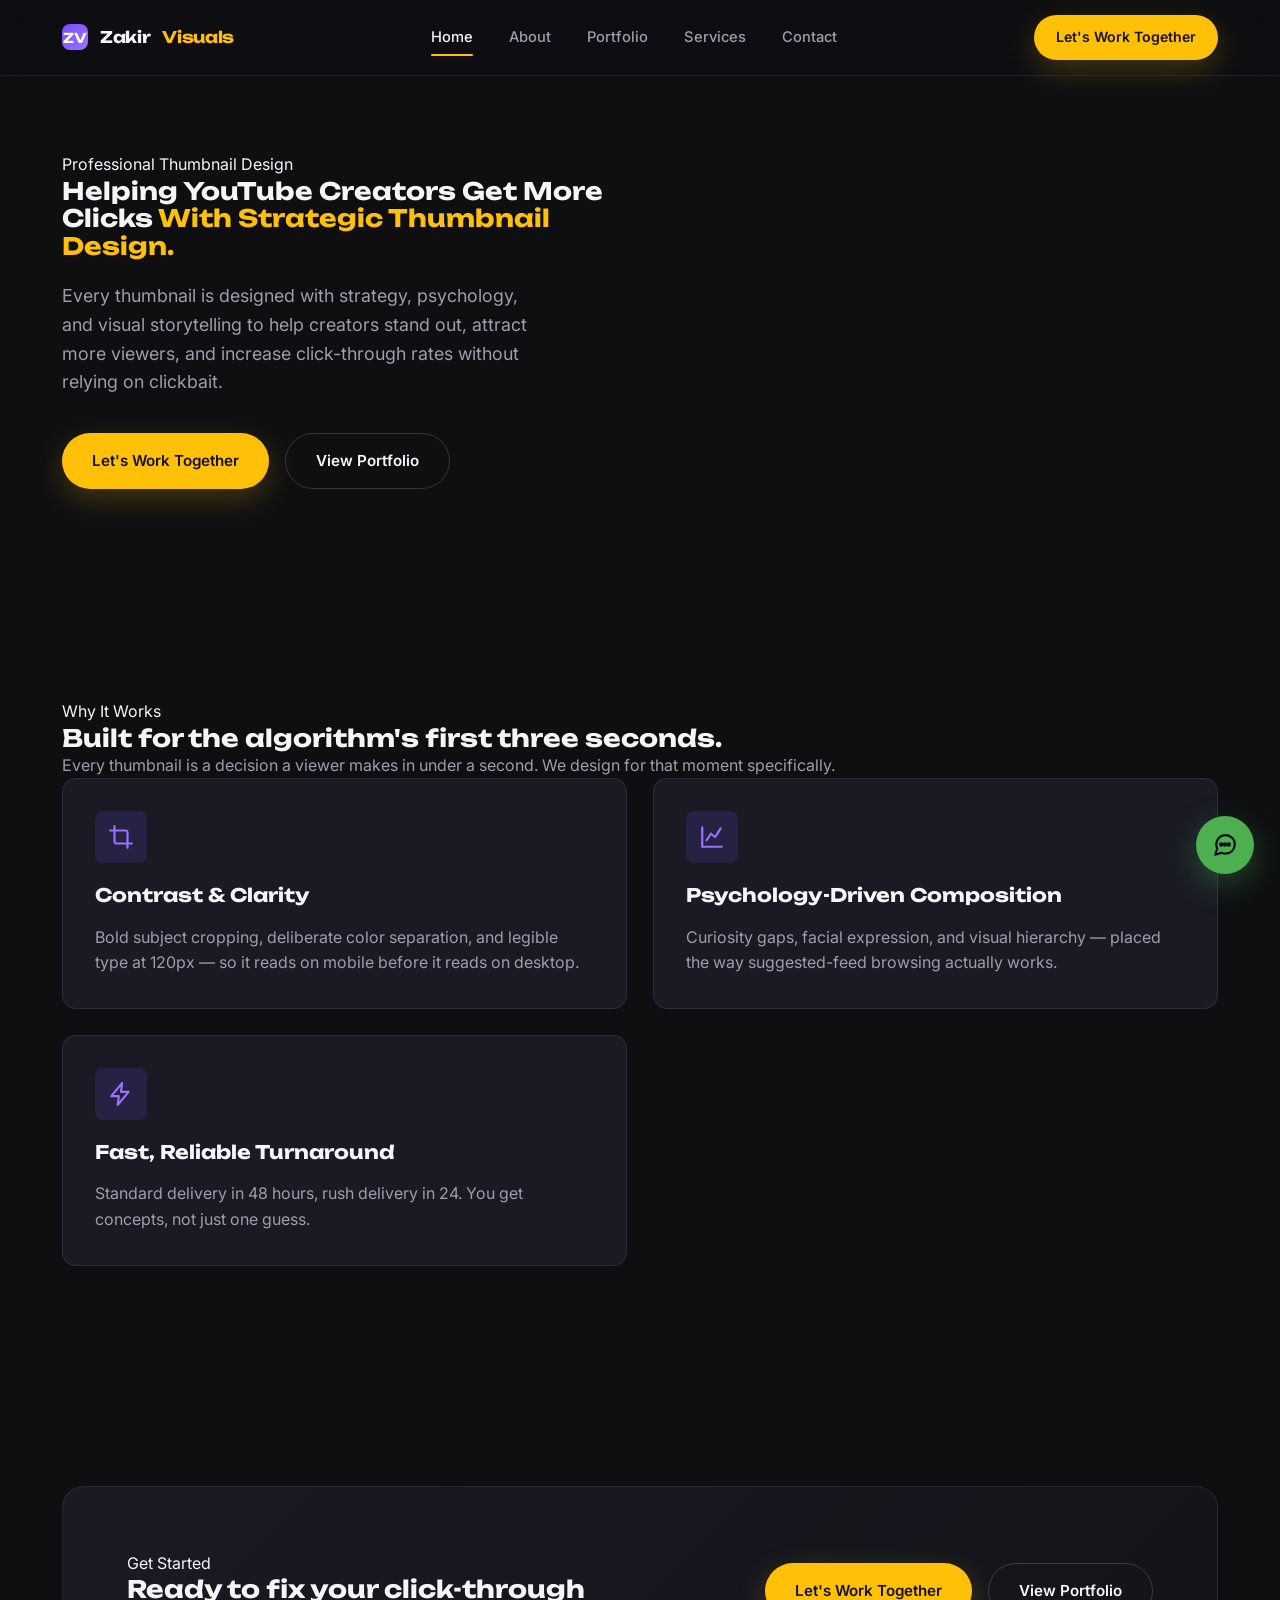
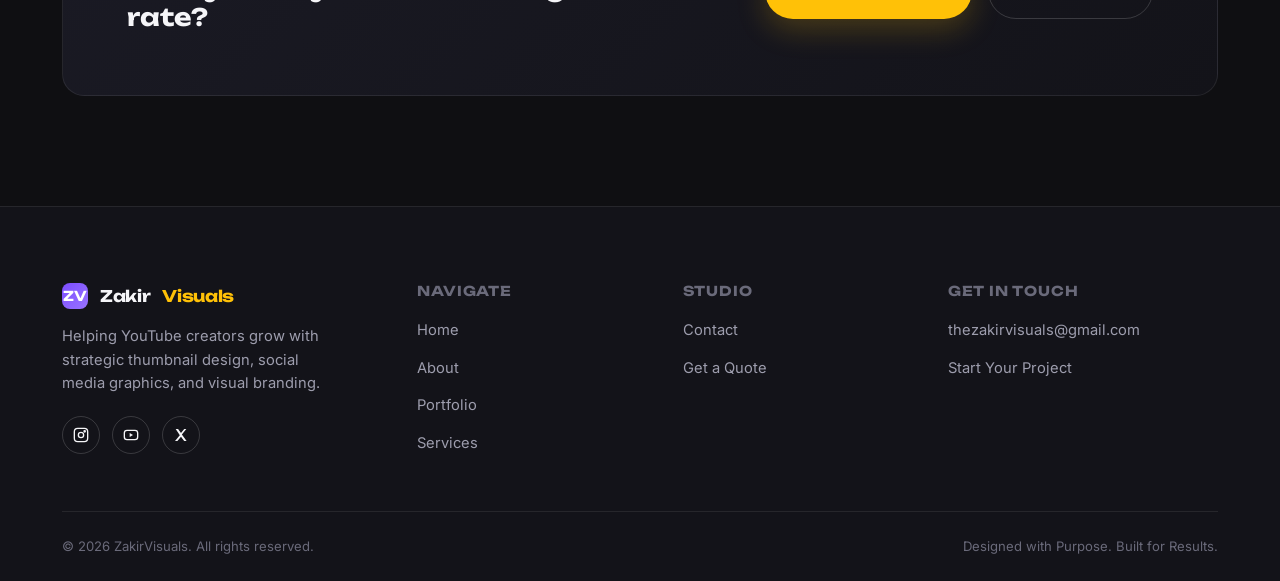
<file: index.html>
<!DOCTYPE html>
<html lang="en">
  <!-- ================= HEAD ================= -->
<head>
  <meta charset="UTF-8">
  <meta name="viewport" content="width=device-width, initial-scale=1.0">
  <meta name="author" content="ZakirVisuals">
  <meta name="theme-color" content="#111827">
  <!-- <link rel="icon" href="assets/images/favicon.png"> -->
  <title>ZakirVisuals | YouTube Thumbnail Designer</title>

  <meta name="description"
    content="Professional YouTube thumbnail designer helping creators grow with strategic thumbnails, social media graphics, and creative branding.">

  <meta name="keywords"
    content="Strategic Thumbnail Designer, Thumbnail Design, YouTube Thumbnail Designer,  Social Media Design, Photoshop Designer, YouTube Branding, ZakirVisuals">

  <meta property="og:title" content="ZakirVisuals | Strategic YouTube Thumbnail Design">

  <meta property="og:description"
    content="Helping YouTube creators grow with strategic thumbnail design that attracts attention and increases clicks.">

  <!-- <link rel="canonical" href="index.html"> -->

  <meta property="og:type" content="website">
  <meta property="og:image" content="assets/images/og-cover.jpg">
 <!-- <link rel="stylesheet" href="assets/css/mainstyle.css"> -->

  <!-- stylesheet     -->
  <link rel="stylesheet" href="assets/css/main.css">

</head>


<body>
  <!-- ================= HEADER ================= -->

  <header class="site-header">
    <div class="container">
      <a href="index.html" class="logo">
        <span class="logo-mark">ZV</span>
        Zakir<span class="logo-highlight">Visuals</span>
      </a>
      <nav class="main-nav" id="mainNav">
        <a href="index.html" class="active">Home</a>
        <a href="pages/about.html">About</a>
        <a href="pages/portfolio.html">Portfolio</a>
        <a href="pages/services.html">Services</a>
        <!-- <a href="pages/resources.html">Resources</a> -->
        <a href="pages/contact.html">Contact</a>
        <!-- <a href="pages/testimonials.html">Testimonials</a> -->
      </nav>
      <div class="header-actions">
        <a href="https://wa.me/923153541214" class="btn btn-primary whatsapp-trigger">
          <span>Let's Work Together</span>
        </a>
        <button class="nav-toggle" id="navToggle" aria-label="Toggle navigation" aria-expanded="false">
          <span></span><span></span><span></span>
        </button>
      </div>
    </div>
  </header>


  <!-- ================= HERO ================= -->
  <main>

    <section class="hero">
      <div class="container">
        <div class="hero-copy">
          <span class="eyebrow">Professional Thumbnail Design</span>
          <h1>Helping YouTube Creators Get More Clicks <span class="accent-text">With Strategic Thumbnail Design.</span>
          </h1>
          <p>Every thumbnail is designed with strategy, psychology, and visual storytelling to help creators stand out,
            attract more viewers, and increase click-through rates without relying on clickbait.</p>

      <div class="hero-actions">
            <a href="pages/contact.html" class="btn btn-primary whatsapp-trigger"
              data-message="Hi ZakirVisuals! I'd like to start a thumbnail project.">
              <span>Let's Work Together</span>
            </a>
            <a href="pages/portfolio.html" class="btn btn-secondary">View Portfolio</a>

            <!-- </div>
          <div class="hero-proof">
            <div class="proof-item">
              <span class="proof-number">3.2x</span>
              <span class="proof-label">Avg. CTR Lift</span>
            </div>
            <div class="proof-item">
              <span class="proof-number">620+</span>
              <span class="proof-label">Thumbnails Delivered</span>
            </div>
            <div class="proof-item">
              <span class="proof-number">48M+</span>
              <span class="proof-label">Impressions Generated</span>
            </div>
          </div>
        </div>
        <div class="hero-visual frame-marks">
          <div class="dashboard-preview">
            <div class="dp-chrome">
              <span class="dp-dot"></span>
              <span class="dp-dot"></span>
              <span class="dp-dot"></span>
              <span class="dp-title">ctr-report.json</span>
            </div>
            <div class="dp-body">
              <div class="ctr-gauge" data-value="72">
                <svg viewBox="0 0 140 140" width="148" height="148">
                  <circle class="gauge-track" cx="70" cy="70" r="55"></circle>
                  <circle class="gauge-fill" cx="70" cy="70" r="55"></circle>
                </svg>
                <div class="gauge-value">
                  <strong>72%</strong>
                  <span>Avg CTR</span>
                </div>
              </div>
              <div class="dp-stats">
                <div class="dp-stat-row">
                  <span class="dp-stat-label">Impressions</span>
                  <span class="dp-stat-val">128,402</span>
                </div>
                <div class="dp-stat-row">
                  <span class="dp-stat-label">Click-through</span>
                  <span class="dp-stat-val">+212%</span>
                </div>
                <div class="dp-stat-row">
                  <span class="dp-stat-label">Avg. watch time</span>
                  <span class="dp-stat-val">6:42</span>
                </div>
              </div>
            </div>
            <div class="dp-bars" aria-hidden="true">
              <span style="height: 30%"></span>
              <span style="height: 46%"></span>
              <span style="height: 38%"></span>
              <span style="height: 62%"></span>
              <span style="height: 100%"></span>
            </div>
          </div>
        </div> -->

      </div>
    </section>


    <!-- ================= FEATURES ================= -->
    <section>
      <div class="container">
        <div class="section-head">
          <span class="eyebrow">Why It Works</span>
          <h2>Built for the algorithm's first three seconds.</h2>
          <p>Every thumbnail is a decision a viewer makes in under a second. We design for that moment specifically.</p>
        </div>
        <div class="services-grid">
          <div class="card service-card">
            <div class="service-icon">
              <svg viewBox="0 0 24 24" fill="none" stroke="currentColor" stroke-width="2" stroke-linecap="round"
                stroke-linejoin="round">
                <path d="M6 2v14a2 2 0 0 0 2 2h14" />
                <path d="M18 22V8a2 2 0 0 0-2-2H2" />
              </svg>
            </div>
            <h3>Contrast &amp; Clarity</h3>
            <p>Bold subject cropping, deliberate color separation, and legible type at 120px — so it reads on mobile before it reads on desktop.</p>
          </div>
          <div class="card service-card">
            <div class="service-icon">
              <svg viewBox="0 0 24 24" fill="none" stroke="currentColor" stroke-width="2" stroke-linecap="round"
                stroke-linejoin="round">
                <path d="M3 3v18h18" />
                <path d="M7 15l4-6 4 3 5-8" />
              </svg>
            </div>
            <h3>Psychology-Driven Composition</h3>
            <p>Curiosity gaps, facial expression, and visual hierarchy — placed the way suggested-feed browsing actually
              works.</p>
          </div>
          <div class="card service-card">
            <div class="service-icon">
              <svg viewBox="0 0 24 24" fill="none" stroke="currentColor" stroke-width="2" stroke-linecap="round"
                stroke-linejoin="round">
                <path d="M13 2 3 14h7l-1 8 10-12h-7l1-8Z" />
              </svg>
            </div>
            <h3>Fast, Reliable Turnaround</h3>
            <p>Standard delivery in 48 hours, rush delivery in 24. You get concepts, not just one guess.</p>
          </div>
        </div>
      </div>
    </section>


    <!-- ================= CTA ================= -->
    <section>
      <div class="container">
        <div class="cta-banner">
          <div>
            <span class="eyebrow">Get Started</span>
            <h2>Ready to fix your click-through rate?</h2>
          </div>
          <div class="hero-actions">
            <a href="pages/contact.html" class="btn btn-primary whatsapp-trigger"
              data-message="Hi ZakirVisuals! I'd like to get started on a thumbnail project.">
              <span>Let's Work Together </span>
            </a>
            <a href="pages/portfolio.html" class="btn btn-secondary">View Portfolio</a>
          </div>
        </div>
      </div>
    </section>

  </main>


  <!-- ================= FOOTER ================= -->
  <footer class="site-footer">
    <div class="container">
      <div class="footer-grid">
        <div class="footer-brand">
          <a href="index.html" class="logo">
            <span class="logo-mark">ZV</span>
            Zakir<span class="logo-highlight">Visuals</span>
          </a>
          <p>Helping YouTube creators grow with strategic thumbnail design, social media graphics, and visual branding.
          </p>

          <div class="social-row">
            <a href="#" aria-label="Instagram">
              <svg viewBox="0 0 24 24" fill="none" stroke="currentColor" stroke-width="2" stroke-linecap="round"
                stroke-linejoin="round">
                <rect x="2" y="2" width="20" height="20" rx="5" />
                <circle cx="12" cy="12" r="4" />
                <circle cx="17.5" cy="6.5" r="1" />
              </svg>
            </a>
            <a href="#" aria-label="Facebook">
              <svg viewBox="0 0 24 24" fill="none" stroke="currentColor" stroke-width="2" stroke-linecap="round"
                stroke-linejoin="round">
                <rect x="2" y="5" width="20" height="14" rx="4" />
                <path d="m10 9 5 3-5 3V9Z" fill="currentColor" stroke="none" />
              </svg>
            </a>
            <a href="#" aria-label="X (Twitter)">
              <svg viewBox="0 0 24 24" fill="currentColor" stroke="none">
                <path d="M4 3h3.6l4.4 5.9L16.8 3H20l-6.7 8.2L20.4 21H16.8l-4.8-6.4L6.6 21H3l7.2-8.8L4 3Z" />
              </svg>
            </a>
          </div>
        </div>
        <div class="footer-col">
          <h4>Navigate</h4>
          <ul>
            <li><a href="index.html">Home</a></li>
            <li><a href="pages/about.html">About</a></li>
            <li><a href="pages/portfolio.html">Portfolio</a></li>
            <li><a href="pages/services.html">Services</a></li>
          </ul>
        </div>
        <div class="footer-col">
          <h4>Studio</h4>
          <ul>
            <!-- <li><a href="pages/testimonials.html">Testimonials</a></li> -->
            <li><a href="pages/contact.html">Contact</a></li>
            <li><a href="https://wa.me/923153541214">Get a Quote</a></li>
          </ul>
        </div>
        <div class="footer-col">
          <h4>Get In Touch</h4>
          <ul>
            <li><a href="mailto:thezakirvisuals@gmail.com">thezakirvisuals@gmail.com</a></li>
            <li><a href="https://wa.me/923153541214" class="whatsapp-trigger"
                data-message="Hi ZakirVisuals! I have a question about your services.">Start Your Project</a></li>
          </ul>
        </div>
      </div>
      <div class="footer-bottom">
        <span>&copy; <span id="year">2026</span> ZakirVisuals. All rights reserved.</span>
        <span>Designed with Purpose. Built for Results.</span>
      </div>
    </div>

    
  </footer>

  <!-- ================= WHATSAPP TRIGGER ================= -->
  <a href="https://wa.me/923153541214" class="float-whatsapp whatsapp-trigger" aria-label="Message on WhatsApp"
    data-message="Hi     ZakirVisuals! I'd like to get started on a thumbnail project.">
    <svg viewBox="0 0 24 24" fill="none" stroke="currentColor" stroke-width="2" stroke-linecap="round"
      stroke-linejoin="round">
      <path d="M21 11.5a8.5 8.5 0 0 1-8.5 8.5c-1.35 0-2.62-.32-3.73-.9L3 21l1.9-5.77A8.5 8.5 0 1 1 21 11.5Z" />
      <circle cx="8.5" cy="11.5" r="1" />
      <circle cx="12" cy="11.5" r="1" />
      <circle cx="15.5" cy="11.5" r="1" />
    </svg>

  </a>
  <script src="assets/js/utils.js"></script>
  <script src="assets/js/theme.js"></script>
  <script src="assets/js/navbar.js"></script>
  <script src="assets/js/portfolio.js"></script>
  <script src="assets/js/contact.js"></script>
  <script src="assets/js/animations.js"></script>
  <script src="assets/js/main.js"></script>

</body>
</html>
</file>
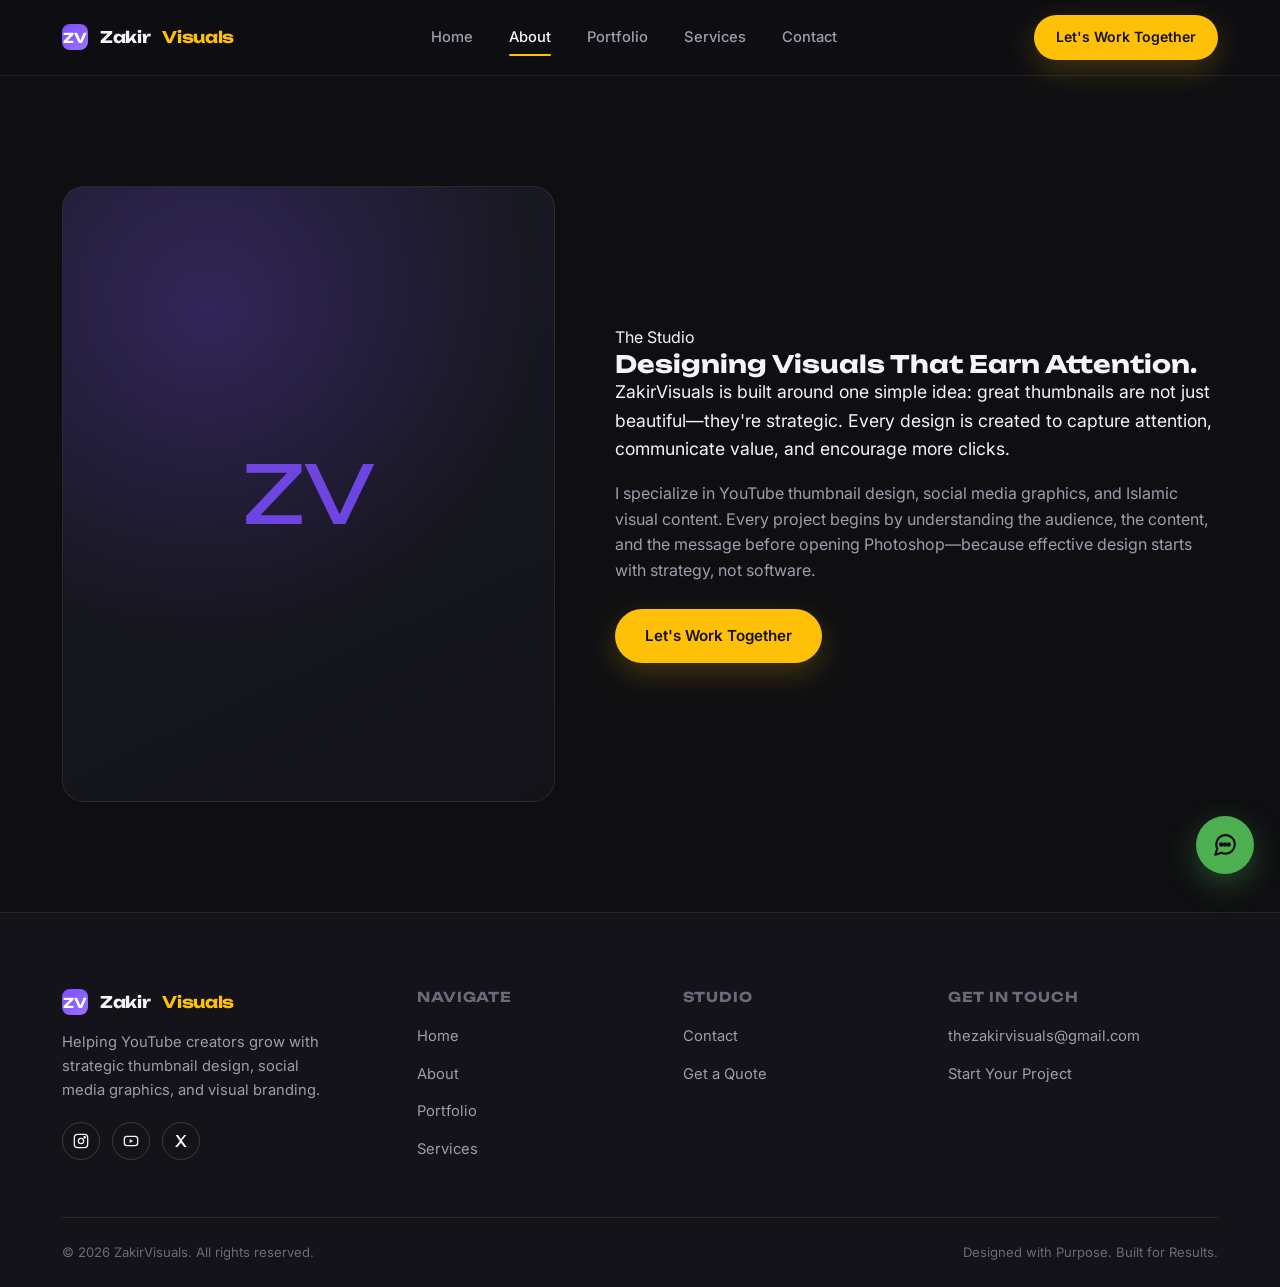
<file: pages/about.html>
<!DOCTYPE html>
  <html lang="en">
    <!-- ================= HEAD ================= -->
  <head>
  <meta charset="UTF-8">
  <meta name="viewport" content="width=device-width, initial-scale=1.0">
  <meta name="author" content="ZakirVisuals">
  <meta name="theme-color" content="#111827">
  <link rel="icon" href="../assets/icons/favicon.png">

  

  <meta name="description"content="Professional YouTube thumbnail designer helping creators grow with strategic thumbnails, social media graphics, and creative branding.">
  <meta name="keywords"content="Strategic Thumbnail Designer, Thumbnail Design, YouTube Thumbnail Designer,  Social Media Design, Photoshop Designer, YouTube Branding, ZakirVisuals">
  <meta property="og:title" content="ZakirVisuals | Strategic YouTube Thumbnail Design">
  <meta property="og:description"content="Helping YouTube creators grow with strategic thumbnail design that attracts attention and increases clicks.">
  <meta property="og:type" content="website">
  <meta property="og:image" content="assets/images/og-cover.jpg">

  <title>About ─ ZakirVisuals</title>
  <!-- <link rel="canonical" href="../index.html"> -->
  <link rel="stylesheet" href="../assets/css/main.css">

  </head>

  <body>
  <!-- ================= HEADER ================= -->
  <header class="site-header">
    <div class="container">
      <a href="../index.html" class="logo">
      <span class="logo-mark">ZV</span>Zakir<span class="logo-highlight">Visuals</span></a>

    <nav class="main-nav" id="mainNav">
      <a href="../index.html" >Home</a>
      <a href="about.html" class="active">About</a>
      <a href="portfolio.html">Portfolio</a>
      <a href="services.html">Services</a>
      <a href="contact.html">Contact</a>
      <!-- <a href="resources.html">Resources</a> -->
      <!-- <a href="testimonials.html">Testimonials</a> -->
    </nav>
                  <div class="header-actions">
                    <a href="contact.html" class="btn btn-primary whatsapp-trigger"
                      data-message="Hi ZakirVisuals! I found your website and I'd like to discuss my project.">
                      <span>Let's Work Together</span>
                    </a>
                    <button class="nav-toggle" id="navToggle" aria-label="Toggle navigation" aria-expanded="false">
                      <span></span><span></span><span></span>
                    </button>
                  </div>
                </div>
              </header>

                <!-- ================= HERO ================= -->
              <main>

                <section>
                  <div class="container">
                    <div class="about-hero">
                      <div class="about-portrait">
                        <span class="ap-initials">ZV</span>
                      </div>
                      <div class="about-copy">
                        <span class="eyebrow">The Studio</span>
                        <h1>Designing Visuals That Earn Attention.</h1>
                        <p class="lede">ZakirVisuals is built around one simple idea: great thumbnails are not just beautiful—they're strategic. Every design is created to capture attention, communicate value, and encourage more clicks.</p>
                        <p>I specialize in YouTube thumbnail design, social media graphics, and Islamic visual content. Every project begins by understanding the audience, the content, and the message before opening Photoshop—because effective design starts with strategy, not software.</p> <br>
                        <a href="contact.html" class="btn btn-primary">Let's Work Together</a>
                      </div>
                    </div>
                  </div>
                </section>

              
              </main>

                <!-- ================= FOOTER ================= -->

              <footer class="site-footer">
                <div class="container">
                  <div class="footer-grid">
                    <div class="footer-brand">
                      <a href="../index.html" class="logo">
                        <span class="logo-mark">ZV</span>
                        Zakir<span class="logo-highlight">Visuals</span>
                      </a>
                      <p>Helping YouTube creators grow with strategic thumbnail design, social media graphics, and visual branding.
                      </p>

                      <div class="social-row">
                        <a href="#" aria-label="Instagram">
                          <svg viewBox="0 0 24 24" fill="none" stroke="currentColor" stroke-width="2" stroke-linecap="round"
                            stroke-linejoin="round">
                            <rect x="2" y="2" width="20" height="20" rx="5" />
                            <circle cx="12" cy="12" r="4" />
                            <circle cx="17.5" cy="6.5" r="1" />
                          </svg>
                        </a>
                        <a href="#" aria-label="Facebook">
                          <svg viewBox="0 0 24 24" fill="none" stroke="currentColor" stroke-width="2" stroke-linecap="round"
                            stroke-linejoin="round">
                            <rect x="2" y="5" width="20" height="14" rx="4" />
                            <path d="m10 9 5 3-5 3V9Z" fill="currentColor" stroke="none" />
                          </svg>
                        </a>
                        <a href="#" aria-label="X (Twitter)">
                          <svg viewBox="0 0 24 24" fill="currentColor" stroke="none">
                            <path d="M4 3h3.6l4.4 5.9L16.8 3H20l-6.7 8.2L20.4 21H16.8l-4.8-6.4L6.6 21H3l7.2-8.8L4 3Z" />
                          </svg>
                        </a>
                      </div>
                    </div>
                    <div class="footer-col">
                      <h4>Navigate</h4>
                      <ul>
                        <li><a href="../index.html">Home</a></li>
                        <li><a href="about.html">About</a></li>
                        <li><a href="portfolio.html">Portfolio</a></li>
                        <li><a href="services.html">Services</a></li>
                      </ul>
                    </div>
                    <div class="footer-col">
                      <h4>Studio</h4>
                      <ul>
                        <!-- <li><a href="pages/testimonials.html">Testimonials</a></li> -->
                        <li><a href="contact.html">Contact</a></li>
                        <li><a href="https://wa.me/923153541214">Get a Quote</a></li>
                      </ul>
                    </div>
                    <div class="footer-col">
                      <h4>Get In Touch</h4>
                      <ul>
                        <li><a href="mailto:thezakirvisuals@gmail.com">thezakirvisuals@gmail.com</a></li>
                        <li><a href="https://wa.me/923153541214" class="whatsapp-trigger"
                            data-message="Hi ZakirVisuals! I have a question about your services.">Start Your Project</a></li>
                      </ul>
                    </div>
                  </div>
                  <div class="footer-bottom">
                    <span>&copy; <span id="year">2026</span> ZakirVisuals. All rights reserved.</span>
                    <span>Designed with Purpose. Built for Results.</span>
                  </div>
                </div>
              </footer>

              <!-- ================= WHATSAPP TRIGGER ================= -->
              <a href="https://wa.me/923153541214" class="float-whatsapp whatsapp-trigger" aria-label="Message on WhatsApp"
                data-message="Hi     ZakirVisuals! I'd like to get started on a thumbnail project.">
                <svg viewBox="0 0 24 24" fill="none" stroke="currentColor" stroke-width="2" stroke-linecap="round"
                  stroke-linejoin="round">
                  <path d="M21 11.5a8.5 8.5 0 0 1-8.5 8.5c-1.35 0-2.62-.32-3.73-.9L3 21l1.9-5.77A8.5 8.5 0 1 1 21 11.5Z" />
                  <circle cx="8.5" cy="11.5" r="1" />
                  <circle cx="12" cy="11.5" r="1" />
                  <circle cx="15.5" cy="11.5" r="1" />
                </svg>

              </a>

  <script src="../assets/js/utils.js"></script>
  <script src="../assets/js/theme.js"></script>
  <script src="../assets/js/navbar.js"></script>
  <script src="../assets/js/portfolio.js"></script>
  <script src="../assets/js/contact.js"></script>
  <script src="../assets/js/animations.js"></script>
  <script src="../assets/js/main.js"></script>
</body>
</html>
</file>
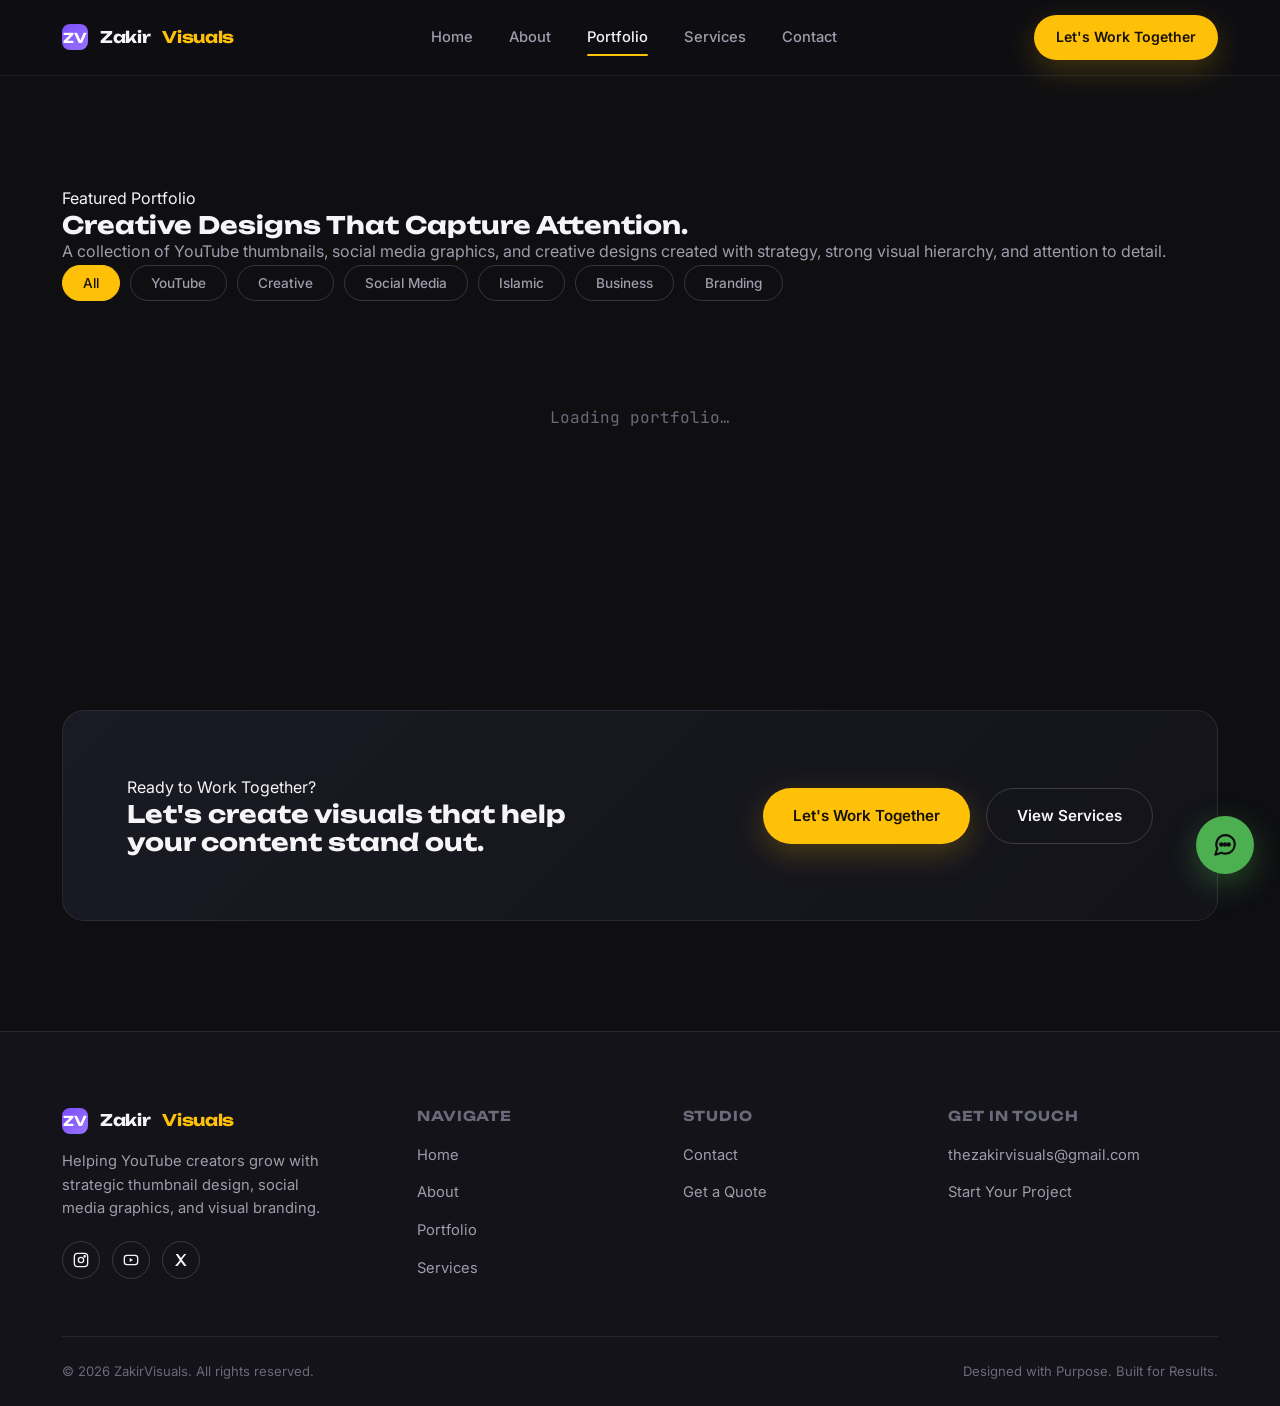
<file: pages/portfolio.html>
<!DOCTYPE html>
<html lang="en">
  <!-- ================= HEAD ================= -->
  <head>
  <meta charset="UTF-8">
  <meta name="viewport" content="width=device-width, initial-scale=1.0">
  <meta name="author" content="ZakirVisuals">
  <meta name="theme-color" content="#111827">
  <link rel="icon" href="../assets/icons/favicon.png">
  <title>Portfolio ─ ZakirVisuals</title>

  <meta name="description"
    content="Professional YouTube thumbnail designer helping creators grow with strategic thumbnails, social media graphics, and creative branding.">

  <meta name="keywords"
    content="Strategic Thumbnail Designer, Thumbnail Design, YouTube Thumbnail Designer,  Social Media Design, Photoshop Designer, YouTube Branding, ZakirVisuals">

  <meta property="og:title" content="ZakirVisuals | Strategic YouTube Thumbnail Design">

  <meta property="og:description"
    content="Helping YouTube creators grow with strategic thumbnail design that attracts attention and increases clicks.">

  <!-- <link rel="canonical" href="../index.html"> -->

  <meta property="og:type" content="website">
  <meta property="og:image" content="assets/images/og-cover.jpg">

  <link rel="stylesheet" href="../assets/css/main.css">

  </head>

<body>
  <!-- ================= HEADER ================= -->

  <header class="site-header">
    <div class="container">
      <a href="../index.html" class="logo">
        <span class="logo-mark">ZV</span>
        Zakir<span class="logo-highlight">Visuals</span>
      </a>
      <nav class="main-nav" id="mainNav">
        <a href="../index.html" >Home</a>
        <a href="about.html">About</a>
        <a href="portfolio.html" class="active">Portfolio</a>
        <a href="services.html">Services</a>
        <!-- <a href="resources.html">Resources</a> -->
        <a href="contact.html">Contact</a>
        <!-- <a href="testimonials.html">Testimonials</a> -->
      </nav>
      <div class="header-actions">
        <a href="contact.html" class="btn btn-primary whatsapp-trigger"
          data-message="Hi ZakirVisuals! I found your website and I'd like to discuss my project.">
          <span>Let's Work Together</span>
        </a>
        <button class="nav-toggle" id="navToggle" aria-label="Toggle navigation" aria-expanded="false">
          <span></span><span></span><span></span>
        </button>
      </div>
    </div>
  </header>

  <!-- ================= HERO ================= -->
  <main>
    <section>
      <div class="container">
        <div class="section-head">
          <span class="eyebrow">Featured Portfolio</span>
          <h1>Creative Designs That Capture Attention.</h1>
          <p>A collection of YouTube thumbnails, social media graphics, and creative designs created with strategy, strong visual hierarchy, and attention to detail.</p>
        </div>

        <div class="portfolio-filters" id="portfolioFilters">
          <button class="filter-chip active" data-filter="all">All</button>
          <button class="filter-chip" data-filter="YouTube">YouTube</button>
          <button class="filter-chip" data-filter="Creative">Creative</button>
          <button class="filter-chip" data-filter="Social Media">Social Media</button>
          <button class="filter-chip" data-filter="Islamic">Islamic</button>
          <button class="filter-chip" data-filter="Business">Business</button>
          <button class="filter-chip" data-filter="Branding">Branding</button>
        </div>

        <div class="portfolio-grid" id="portfolioGrid">
          <p class="portfolio-empty">Loading portfolio&hellip;</p>
        </div>
      </div>
    </section>

    <section class="section-alt">
      <div class="container">
        <div class="cta-banner">
          <div>
            <span class="eyebrow">Ready to Work Together?</span>
            <h2>Let's create visuals that help your content stand out.</h2>
          </div>
          <div class="hero-actions">
            <a href="contact.html" class="btn btn-primary whatsapp-trigger" data-message="Hi ZakirVisuals! I looked through your portfolio and I'd like to Let's Work Together.">
              <span>Let's Work Together</span>
            </a>
            <a href="services.html" class="btn btn-secondary">View Services</a>
          </div>
        </div>
      </div>
    </section>
  </main>

  <!-- ================= FOOTER ================= -->
   <footer class="site-footer">
    <div class="container">
      <div class="footer-grid">
        <div class="footer-brand">
          <a href="../index.html" class="logo">
            <span class="logo-mark">ZV</span>
            Zakir<span class="logo-highlight">Visuals</span>
          </a>
          <p>Helping YouTube creators grow with strategic thumbnail design, social media graphics, and visual branding.
          </p>

          <div class="social-row">
            <a href="#" aria-label="Instagram">
              <svg viewBox="0 0 24 24" fill="none" stroke="currentColor" stroke-width="2" stroke-linecap="round"
                stroke-linejoin="round">
                <rect x="2" y="2" width="20" height="20" rx="5" />
                <circle cx="12" cy="12" r="4" />
                <circle cx="17.5" cy="6.5" r="1" />
              </svg>
            </a>
            <a href="#" aria-label="Facebook">
              <svg viewBox="0 0 24 24" fill="none" stroke="currentColor" stroke-width="2" stroke-linecap="round"
                stroke-linejoin="round">
                <rect x="2" y="5" width="20" height="14" rx="4" />
                <path d="m10 9 5 3-5 3V9Z" fill="currentColor" stroke="none" />
              </svg>
            </a>
            <a href="#" aria-label="X (Twitter)">
              <svg viewBox="0 0 24 24" fill="currentColor" stroke="none">
                <path d="M4 3h3.6l4.4 5.9L16.8 3H20l-6.7 8.2L20.4 21H16.8l-4.8-6.4L6.6 21H3l7.2-8.8L4 3Z" />
              </svg>
            </a>
          </div>
        </div>
        <div class="footer-col">
          <h4>Navigate</h4>
          <ul>
            <li><a href="../index.html">Home</a></li>
            <li><a href="pages/about.html">About</a></li>
            <li><a href="pages/portfolio.html">Portfolio</a></li>
            <li><a href="pages/services.html">Services</a></li>
          </ul>
        </div>
        <div class="footer-col">
          <h4>Studio</h4>
          <ul>
            <!-- <li><a href="pages/testimonials.html">Testimonials</a></li> -->
            <li><a href="pages/contact.html">Contact</a></li>
            <li><a href="https://wa.me/923153541214">Get a Quote</a></li>
          </ul>
        </div>
        <div class="footer-col">
          <h4>Get In Touch</h4>
          <ul>
            <li><a href="mailto:thezakirvisuals@gmail.com">thezakirvisuals@gmail.com</a></li>
            <li><a href="https://wa.me/923153541214" class="whatsapp-trigger"
                data-message="Hi ZakirVisuals! I have a question about your services.">Start Your Project</a></li>
          </ul>
        </div>
      </div>
      <div class="footer-bottom">
        <span>&copy; <span id="year">2026</span> ZakirVisuals. All rights reserved.</span>
        <span>Designed with Purpose. Built for Results.</span>
      </div>
    </div>
  </footer>

  <!-- ================= WHATSAPP TRIGGER ================= -->

 <a href="https://wa.me/923153541214" class="float-whatsapp whatsapp-trigger" aria-label="Message on WhatsApp"
    data-message="Hi     ZakirVisuals! I'd like to get started on a thumbnail project.">
    <svg viewBox="0 0 24 24" fill="none" stroke="currentColor" stroke-width="2" stroke-linecap="round"
      stroke-linejoin="round">
      <path d="M21 11.5a8.5 8.5 0 0 1-8.5 8.5c-1.35 0-2.62-.32-3.73-.9L3 21l1.9-5.77A8.5 8.5 0 1 1 21 11.5Z" />
      <circle cx="8.5" cy="11.5" r="1" />
      <circle cx="12" cy="11.5" r="1" />
      <circle cx="15.5" cy="11.5" r="1" />
    </svg>

  </a>


  <script src="../assets/js/utils.js"></script>
  <script src="../assets/js/theme.js"></script>
  <script src="../assets/js/navbar.js"></script>
  <script src="../assets/js/portfolio.js"></script>
  <script src="../assets/js/contact.js"></script>
  <script src="../assets/js/animations.js"></script>
  <script src="../assets/js/main.js"></script>
  
</body>
</html>
</file>
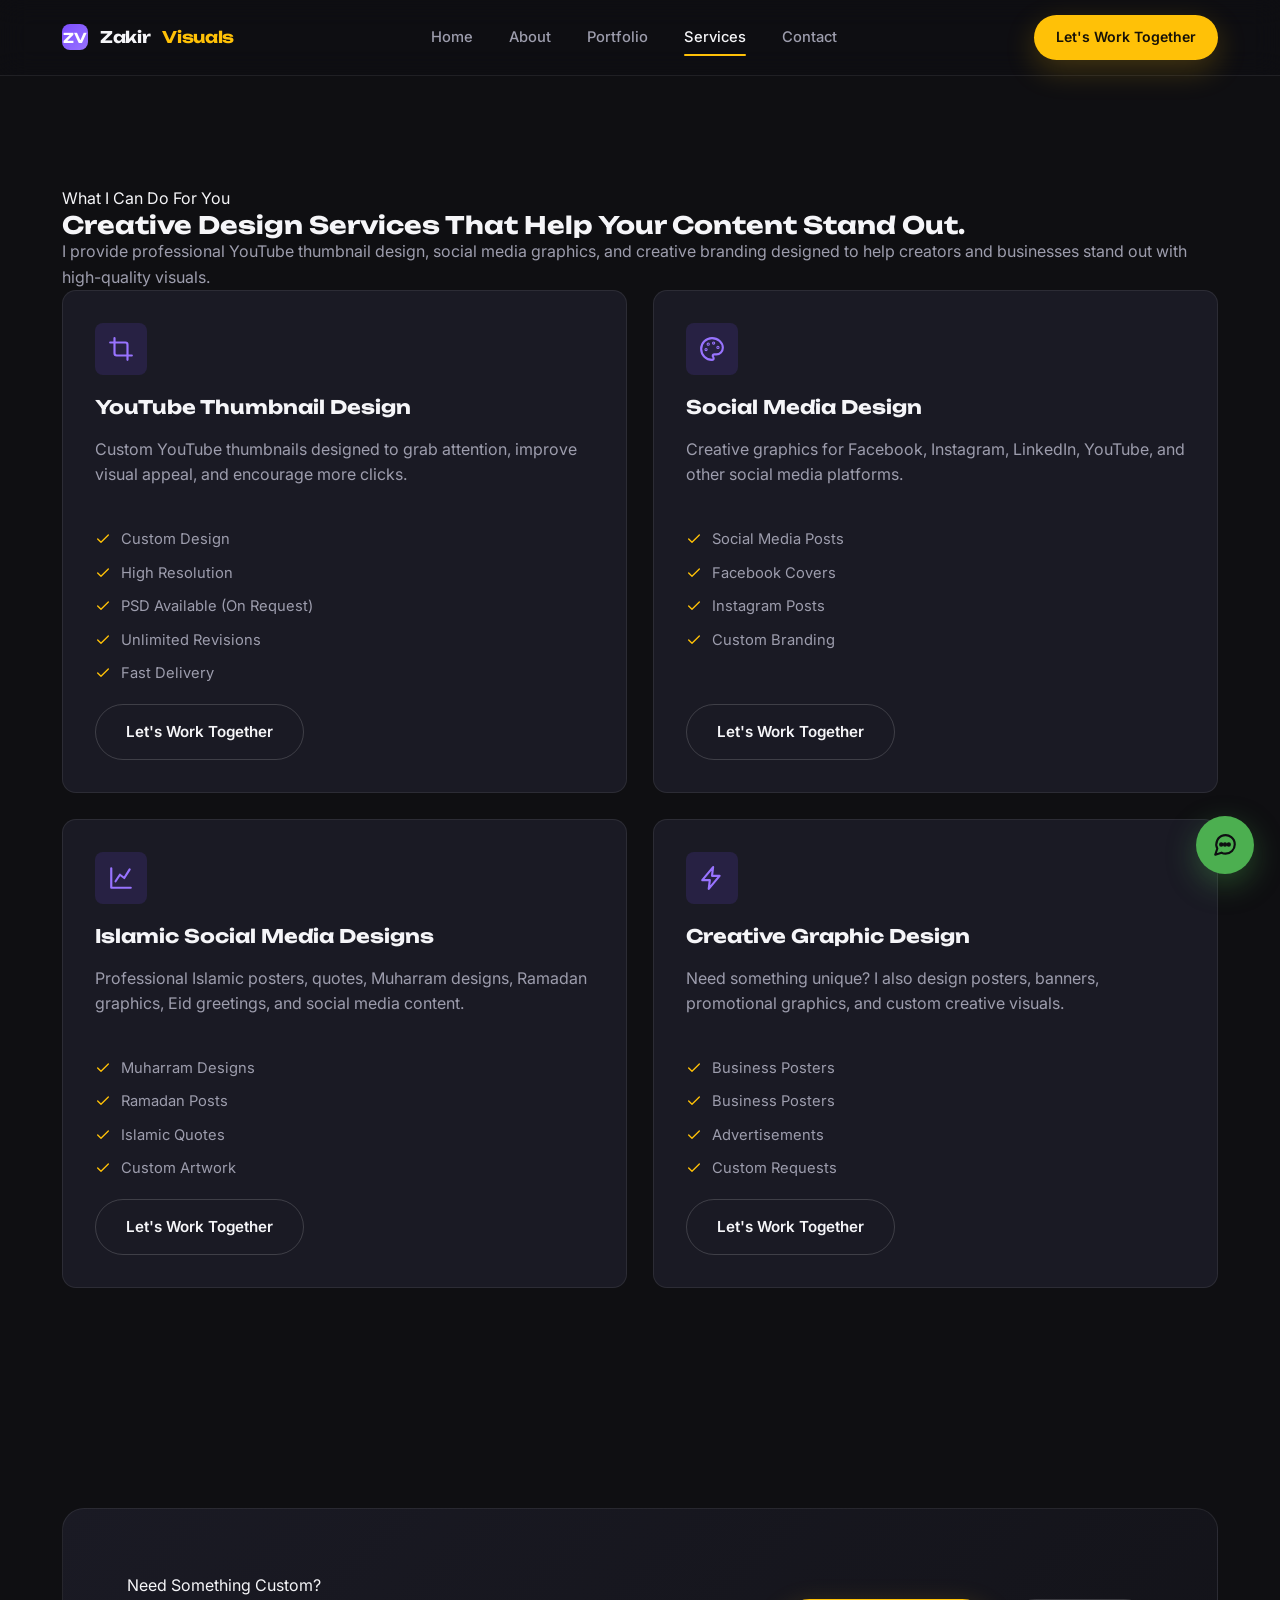
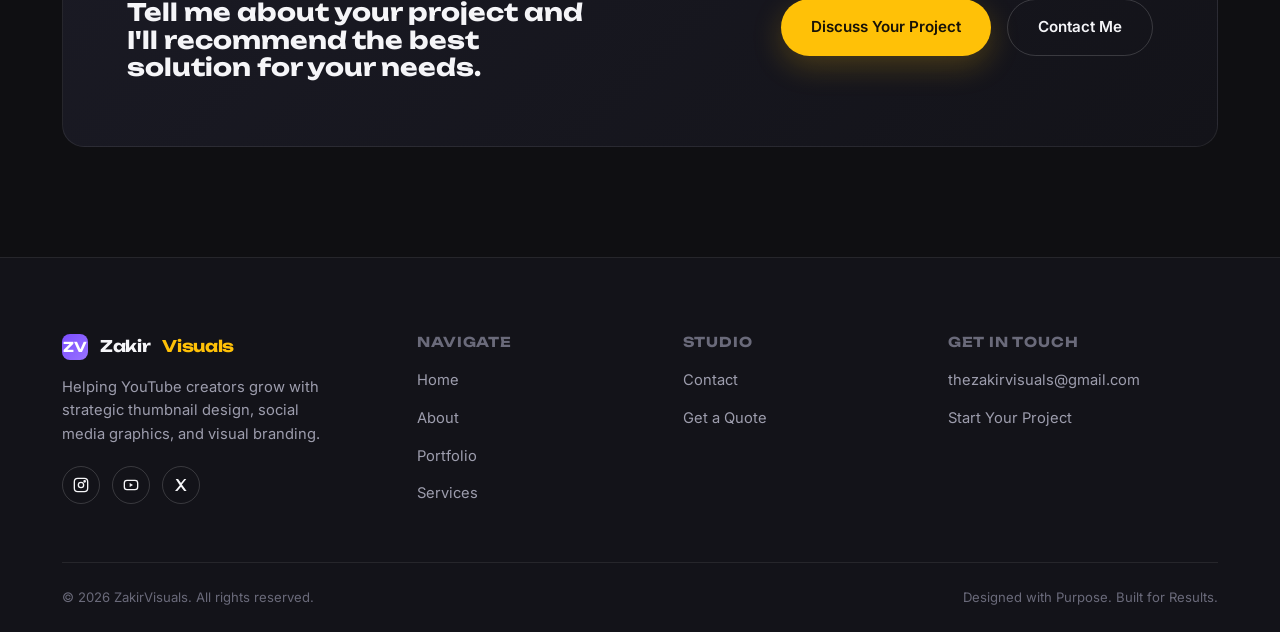
<file: pages/services.html>
<!DOCTYPE html>
<html lang="en">

  <!-- ================= HEAD ================= -->
    <head>
              <meta charset="UTF-8">
              <meta name="viewport" content="width=device-width, initial-scale=1.0">
              <meta name="author" content="ZakirVisuals">
              <meta name="theme-color" content="#111827">
              <link rel="icon" href="../assets/icons/favicon.png">
              <title>Services ─ ZakirVisuals</title>

              <meta name="description"
                content="Professional YouTube thumbnail designer helping creators grow with strategic thumbnails, social media graphics, and creative branding.">

              <meta name="keywords"
                content="Strategic Thumbnail Designer, Thumbnail Design, YouTube Thumbnail Designer,  Social Media Design, Photoshop Designer, YouTube Branding, ZakirVisuals">

              <meta property="og:title" content="ZakirVisuals | Strategic YouTube Thumbnail Design">

              <meta property="og:description"
                content="Helping YouTube creators grow with strategic thumbnail design that attracts attention and increases clicks.">

              <!-- <link rel="canonical" href="../index.html"> -->

              <meta property="og:type" content="website">
              <meta property="og:image" content="assets/images/og-cover.jpg">

              <link rel="stylesheet" href="../assets/css/main.css">

    </head>
<body>
  <!-- ================= HEADER ================= -->
   <header class="site-header">
    <div class="container">
      <a href="../index.html" class="logo">
        <span class="logo-mark">ZV</span>
        Zakir<span class="logo-highlight">Visuals</span>
      </a>
      <nav class="main-nav" id="mainNav">
        <a href="../index.html">Home</a>
        <a href="about.html">About</a>
        <a href="portfolio.html">Portfolio</a>
        <a href="services.html" class="active">Services</a>
        <!-- <a href="resources.html">Resources</a> -->
        <a href="contact.html">Contact</a>
        <!-- <a href="testimonials.html">Testimonials</a> -->
      </nav>
      <div class="header-actions">
        <a href="contact.html" class="btn btn-primary whatsapp-trigger"
          data-message="Hi ZakirVisuals! I found your website and I'd like to discuss my project.">
          <span>Let's Work Together</span>
        </a>
        <button class="nav-toggle" id="navToggle" aria-label="Toggle navigation" aria-expanded="false">
          <span></span><span></span><span></span>
        </button>
      </div>
    </div>
  </header>
    <!-- ================= HERO ================= -->
  <main>
    <section>
      <div class="container">
        <div class="section-head">
          <span class="eyebrow">What I Can Do For You</span>
          <h1>Creative Design Services That Help Your Content Stand Out.</h1>
          <p>I provide professional YouTube thumbnail design, social media graphics, and creative branding designed to help creators and businesses stand out with high-quality visuals.</p>
        </div>

        <div class="services-grid">
          <div class="card service-card">
            <div class="service-icon">
              <svg viewBox="0 0 24 24" fill="none" stroke="currentColor" stroke-width="2" stroke-linecap="round" stroke-linejoin="round"><path d="M6 2v14a2 2 0 0 0 2 2h14"/><path d="M18 22V8a2 2 0 0 0-2-2H2"/></svg>
            </div>
            <h3>YouTube Thumbnail Design</h3>
            <p>Custom YouTube thumbnails designed to grab attention, improve visual appeal, and encourage more clicks.</p>
            <div class="service-price"> <span></span></div>
            <ul class="service-features">
              <li>
                <svg viewBox="0 0 24 24" fill="none" stroke="currentColor" stroke-width="2" stroke-linecap="round" stroke-linejoin="round"><path d="M20 6 9 17l-5-5"/></svg>
                Custom Design
              </li>
              <li>
                <svg viewBox="0 0 24 24" fill="none" stroke="currentColor" stroke-width="2" stroke-linecap="round" stroke-linejoin="round"><path d="M20 6 9 17l-5-5"/></svg>
                High Resolution
              </li>
              <li>
                <svg viewBox="0 0 24 24" fill="none" stroke="currentColor" stroke-width="2" stroke-linecap="round" stroke-linejoin="round"><path d="M20 6 9 17l-5-5"/></svg>
                 PSD Available (On Request)
              </li>
              <li>
                <svg viewBox="0 0 24 24" fill="none" stroke="currentColor" stroke-width="2" stroke-linecap="round" stroke-linejoin="round"><path d="M20 6 9 17l-5-5"/></svg>
                Unlimited Revisions
              </li>
              <li>
                <svg viewBox="0 0 24 24" fill="none" stroke="currentColor" stroke-width="2" stroke-linecap="round" stroke-linejoin="round"><path d="M20 6 9 17l-5-5"/></svg>
                Fast Delivery
              </li>
            </ul>
            <a href="contact.html" class="btn btn-secondary whatsapp-trigger" data-message="Hi ZakirVisuals! I'd like to discuss my project. ">Let's Work Together</a>
          </div>

          <div class="card service-card">
            <div class="service-icon">
              <svg viewBox="0 0 24 24" fill="none" stroke="currentColor" stroke-width="2" stroke-linecap="round" stroke-linejoin="round"><circle cx="13.5" cy="6.5" r=".5"/><circle cx="17.5" cy="10.5" r=".5"/><circle cx="8.5" cy="7.5" r=".5"/><circle cx="6.5" cy="12.5" r=".5"/><path d="M12 2C6.5 2 2 6.5 2 12s4.5 10 10 10c.9 0 1.5-.7 1.5-1.5 0-.4-.2-.8-.4-1.1-.2-.3-.4-.6-.4-1 0-.8.7-1.5 1.5-1.5H16c3.3 0 6-2.7 6-6 0-4.9-4.5-9-10-9Z"/></svg>
            </div>
            <h3>Social Media Design</h3>
            <p>Creative graphics for Facebook, Instagram, LinkedIn, YouTube, and other social media platforms.</p>
            <div class="service-price"> <span></span></div>
            <ul class="service-features">
              <li>
                <svg viewBox="0 0 24 24" fill="none" stroke="currentColor" stroke-width="2" stroke-linecap="round" stroke-linejoin="round"><path d="M20 6 9 17l-5-5"/></svg>
                Social Media Posts
              </li>
              <li>
                <svg viewBox="0 0 24 24" fill="none" stroke="currentColor" stroke-width="2" stroke-linecap="round" stroke-linejoin="round"><path d="M20 6 9 17l-5-5"/></svg>
                Facebook Covers
              </li>
              <li>
                <svg viewBox="0 0 24 24" fill="none" stroke="currentColor" stroke-width="2" stroke-linecap="round" stroke-linejoin="round"><path d="M20 6 9 17l-5-5"/></svg>
                Instagram Posts
              </li>
              <li>
                <svg viewBox="0 0 24 24" fill="none" stroke="currentColor" stroke-width="2" stroke-linecap="round" stroke-linejoin="round"><path d="M20 6 9 17l-5-5"/></svg>
                Custom Branding
              </li>
            </ul>
            <a href="contact.html" class="btn btn-secondary whatsapp-trigger" data-message="Hi TheZakirVisuals! I'd like to order a Complete Channel Branding package.">Let's Work Together</a>
          </div>

          <div class="card service-card">
            <div class="service-icon">
              <svg viewBox="0 0 24 24" fill="none" stroke="currentColor" stroke-width="2" stroke-linecap="round" stroke-linejoin="round"><path d="M3 3v18h18"/><path d="M7 15l4-6 4 3 5-8"/></svg>
            </div>
            <h3>Islamic Social Media Designs</h3>
            <p>Professional Islamic posters, quotes, Muharram designs, Ramadan graphics, Eid greetings, and social media content.</p>
            <div class="service-price"> <span></span></div>
            <ul class="service-features">
              <li>
                <svg viewBox="0 0 24 24" fill="none" stroke="currentColor" stroke-width="2" stroke-linecap="round" stroke-linejoin="round"><path d="M20 6 9 17l-5-5"/></svg>
                Muharram Designs
              </li>
              <li>
                <svg viewBox="0 0 24 24" fill="none" stroke="currentColor" stroke-width="2" stroke-linecap="round" stroke-linejoin="round"><path d="M20 6 9 17l-5-5"/></svg>
                Ramadan Posts
              </li>
              <li>
                <svg viewBox="0 0 24 24" fill="none" stroke="currentColor" stroke-width="2" stroke-linecap="round" stroke-linejoin="round"><path d="M20 6 9 17l-5-5"/></svg>
                Islamic Quotes
              </li>
              <li>
                <svg viewBox="0 0 24 24" fill="none" stroke="currentColor" stroke-width="2" stroke-linecap="round" stroke-linejoin="round"><path d="M20 6 9 17l-5-5"/></svg>
                Custom Artwork
              </li>
            </ul>
            <a href="contact.html" class="btn btn-secondary whatsapp-trigger" data-message="Hi TheZakirVisuals! I'd like to learn more about the A/B Testing Consultancy.">Let's Work Together</a>
          </div>

          <div class="card service-card">
            <div class="service-icon">
              <svg viewBox="0 0 24 24" fill="none" stroke="currentColor" stroke-width="2" stroke-linecap="round" stroke-linejoin="round"><path d="M13 2 3 14h7l-1 8 10-12h-7l1-8Z"/></svg>
            </div>
            <h3>Creative Graphic Design</h3>
            <p>Need something unique? I also design posters, banners, promotional graphics, and custom creative visuals.</p>
            <div class="service-price"> <span></span></div>
            <ul class="service-features">
              <li>
                <svg viewBox="0 0 24 24" fill="none" stroke="currentColor" stroke-width="2" stroke-linecap="round" stroke-linejoin="round"><path d="M20 6 9 17l-5-5"/></svg>
                Business Posters
              </li>
              <li>
                <svg viewBox="0 0 24 24" fill="none" stroke="currentColor" stroke-width="2" stroke-linecap="round" stroke-linejoin="round"><path d="M20 6 9 17l-5-5"/></svg>
                Business Posters
              </li>
              <li>
                <svg viewBox="0 0 24 24" fill="none" stroke="currentColor" stroke-width="2" stroke-linecap="round" stroke-linejoin="round"><path d="M20 6 9 17l-5-5"/></svg>
                Advertisements
              </li>
              <li>
                <svg viewBox="0 0 24 24" fill="none" stroke="currentColor" stroke-width="2" stroke-linecap="round" stroke-linejoin="round"><path d="M20 6 9 17l-5-5"/></svg>
                Custom Requests
              </li>
            </ul>
            <a href="contact.html" class="btn btn-secondary whatsapp-trigger" data-message="Hi TheZakirVisuals! I need a Rush 24-Hour Delivery on a thumbnail.">Let's Work Together</a>
          </div>
        </div>
      </div>
    </section>

    <section class="section-alt">
      <div class="container">
        <div class="cta-banner">
          <div>
            <span class="eyebrow">Need Something Custom?</span>
            <h2>Tell me about your project and I'll recommend the best solution for your needs.</h2>
          </div>
          <div class="hero-actions">
            <a href="contact.html" class="btn btn-primary whatsapp-trigger" data-message="Hi TheZakirVisuals! I'm not sure which package fits my channel — can you help?">
              <span>Discuss Your Project</span>
            </a>
            <a href="contact.html" class="btn btn-secondary">Contact Me</a>
          </div>
        </div>
      </div>
    </section>
  </main>
  <!-- ================= FOOTER ================= -->
    <footer class="site-footer">
                <div class="container">
                  <div class="footer-grid">
                    <div class="footer-brand">
                      <a href="../index.html" class="logo">
                        <span class="logo-mark">ZV</span>
                        Zakir<span class="logo-highlight">Visuals</span>
                      </a>
                      <p>Helping YouTube creators grow with strategic thumbnail design, social media graphics, and visual branding.
                      </p>

                      <div class="social-row">
                        <a href="#" aria-label="Instagram">
                          <svg viewBox="0 0 24 24" fill="none" stroke="currentColor" stroke-width="2" stroke-linecap="round"
                            stroke-linejoin="round">
                            <rect x="2" y="2" width="20" height="20" rx="5" />
                            <circle cx="12" cy="12" r="4" />
                            <circle cx="17.5" cy="6.5" r="1" />
                          </svg>
                        </a>
                        <a href="#" aria-label="Facebook">
                          <svg viewBox="0 0 24 24" fill="none" stroke="currentColor" stroke-width="2" stroke-linecap="round"
                            stroke-linejoin="round">
                            <rect x="2" y="5" width="20" height="14" rx="4" />
                            <path d="m10 9 5 3-5 3V9Z" fill="currentColor" stroke="none" />
                          </svg>
                        </a>
                        <a href="#" aria-label="X (Twitter)">
                          <svg viewBox="0 0 24 24" fill="currentColor" stroke="none">
                            <path d="M4 3h3.6l4.4 5.9L16.8 3H20l-6.7 8.2L20.4 21H16.8l-4.8-6.4L6.6 21H3l7.2-8.8L4 3Z" />
                          </svg>
                        </a>
                      </div>
                    </div>
                    <div class="footer-col">
                      <h4>Navigate</h4>
                      <ul>
                        <li><a href="../index.html">Home</a></li>
                        <li><a href="about.html">About</a></li>
                        <li><a href="portfolio.html">Portfolio</a></li>
                        <li><a href="services.html">Services</a></li>
                      </ul>
                    </div>
                    <div class="footer-col">
                      <h4>Studio</h4>
                      <ul>
                        <!-- <li><a href="pages/testimonials.html">Testimonials</a></li> -->
                        <li><a href="contact.html">Contact</a></li>
                        <li><a href="https://wa.me/923153541214">Get a Quote</a></li>
                      </ul>
                    </div>
                    <div class="footer-col">
                      <h4>Get In Touch</h4>
                      <ul>
                        <li><a href="mailto:thezakirvisuals@gmail.com">thezakirvisuals@gmail.com</a></li>
                        <li><a href="https://wa.me/923153541214" class="whatsapp-trigger"
                            data-message="Hi ZakirVisuals! I have a question about your services.">Start Your Project</a></li>
                      </ul>
                    </div>
                  </div>
                  <div class="footer-bottom">
                    <span>&copy; <span id="year">2026</span> ZakirVisuals. All rights reserved.</span>
                    <span>Designed with Purpose. Built for Results.</span>
                  </div>
                </div>
    </footer>

    <!-- ================= WHATSAPP TRIGGER ================= -->
 
    <a href="https://wa.me/923153541214" class="float-whatsapp whatsapp-trigger" aria-label="Message on WhatsApp"
    data-message="Hi     ZakirVisuals! I'd like to get started on a thumbnail project.">
    <svg viewBox="0 0 24 24" fill="none" stroke="currentColor" stroke-width="2" stroke-linecap="round"
      stroke-linejoin="round">
      <path d="M21 11.5a8.5 8.5 0 0 1-8.5 8.5c-1.35 0-2.62-.32-3.73-.9L3 21l1.9-5.77A8.5 8.5 0 1 1 21 11.5Z" />
      <circle cx="8.5" cy="11.5" r="1" />
      <circle cx="12" cy="11.5" r="1" />
      <circle cx="15.5" cy="11.5" r="1" />
    </svg>

  </a>

  <script src="../assets/js/utils.js"></script>
  <script src="../assets/js/theme.js"></script>
  <script src="../assets/js/navbar.js"></script>
  <script src="../assets/js/portfolio.js"></script>
  <script src="../assets/js/contact.js"></script>
  <script src="../assets/js/animations.js"></script>
  <script src="../assets/js/main.js"></script>

</body>
</html>
</file>
<file: assets/css/main.css>
@import url("./01-base/variables.css");
@import url("./01-base/base.css");
@import url("./01-base/utilities.css");

@import url("02-layout/navbar.css");
@import url("./02-layout/footer.css");

@import url("./03-components/buttons.css");
@import url("./03-components/cards.css");

@import url("./04-pages/home.css");
@import url("./04-pages/about.css");
@import url("./04-pages/portfolio.css");
@import url("./04-pages/services.css");
/* @import url("./04-pages/resources.css"); */
@import url("./04-pages/contact.css");

@import url("./05-effects/animations.css");
@import url("./05-effects/responsive.css");
</file>
